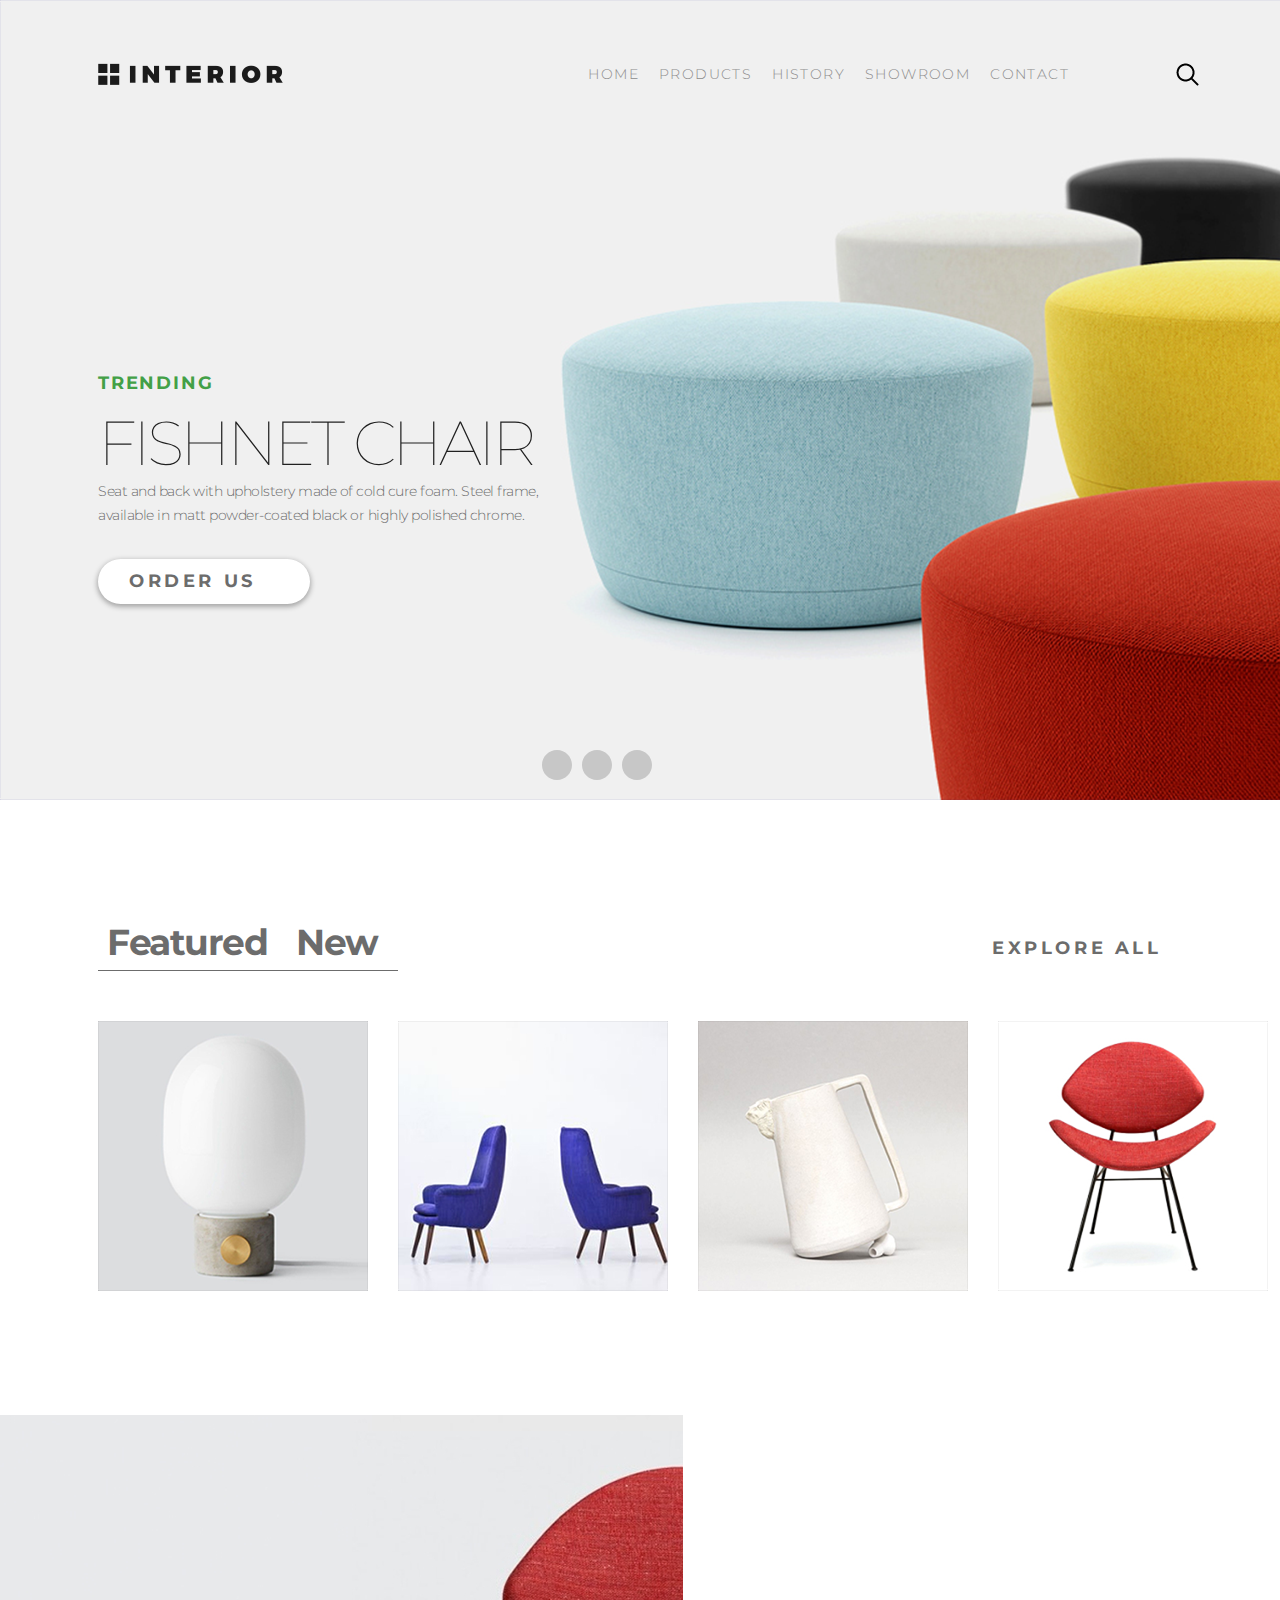
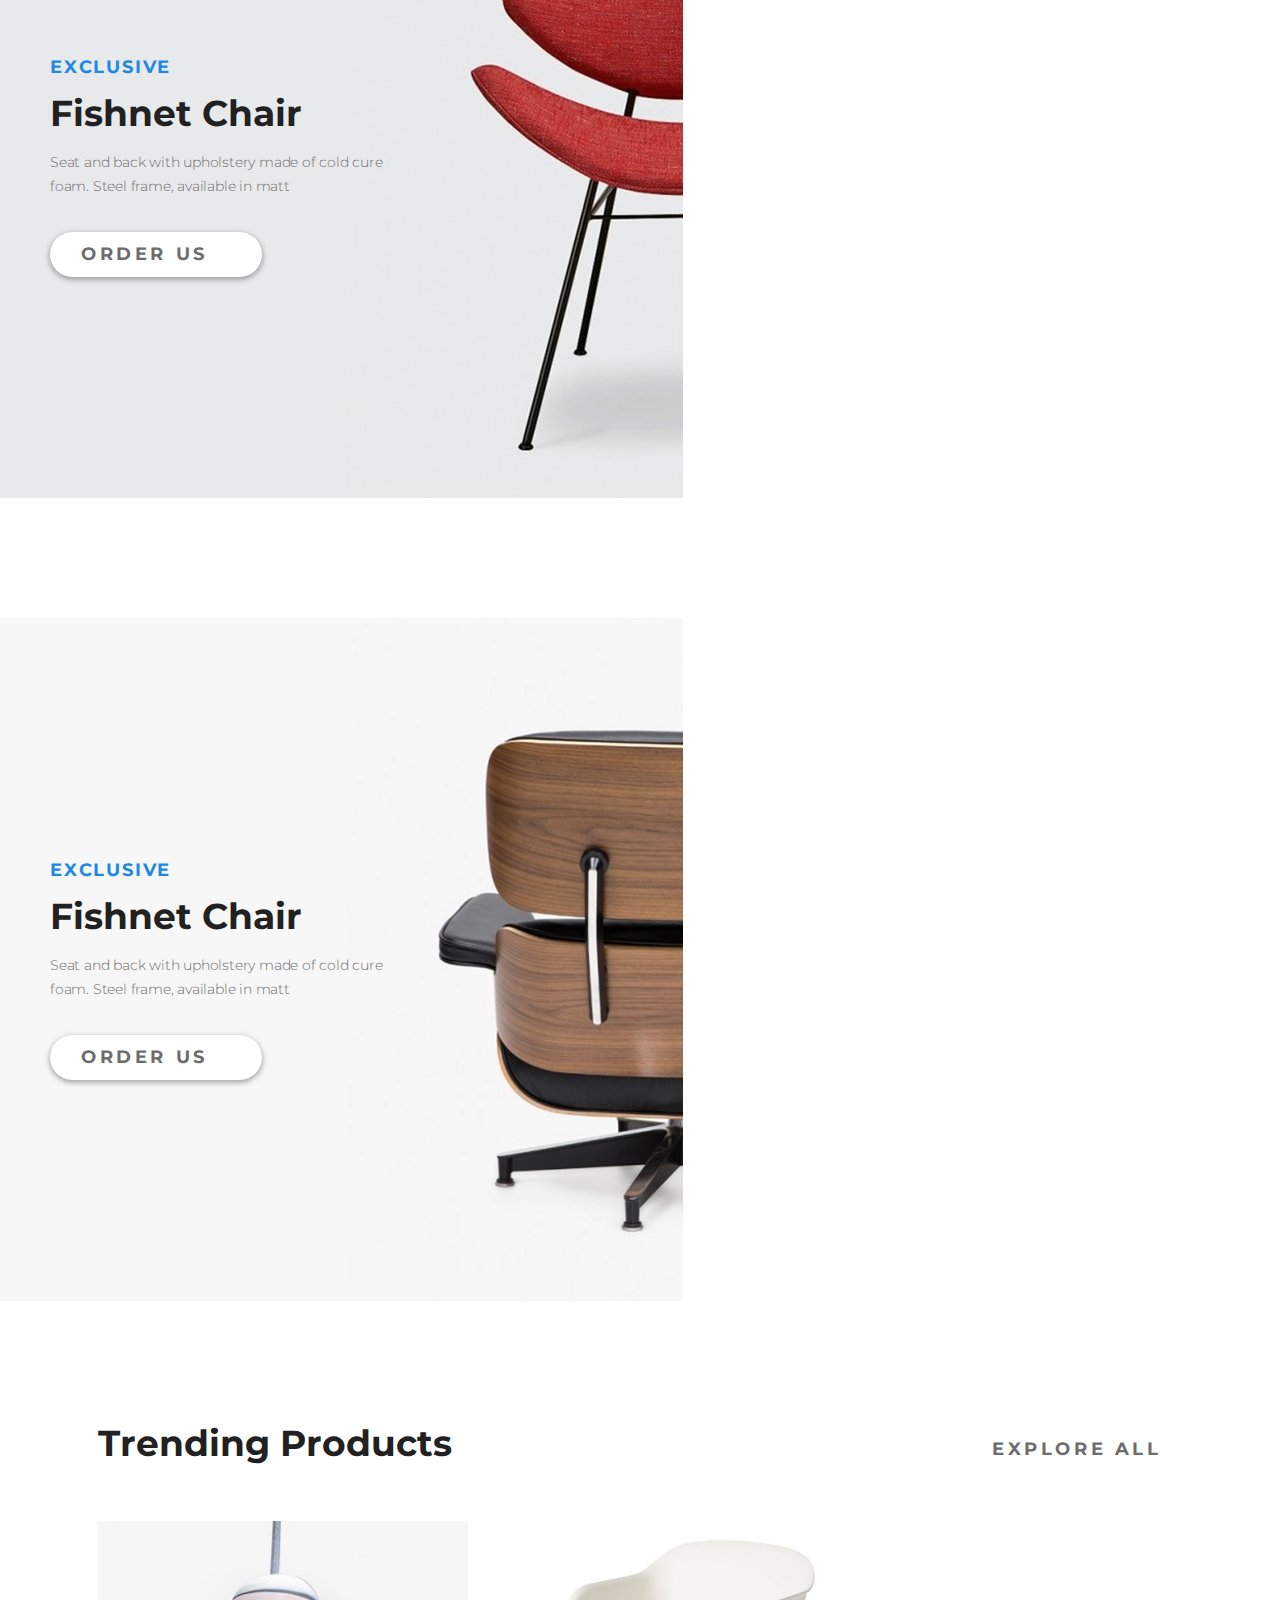
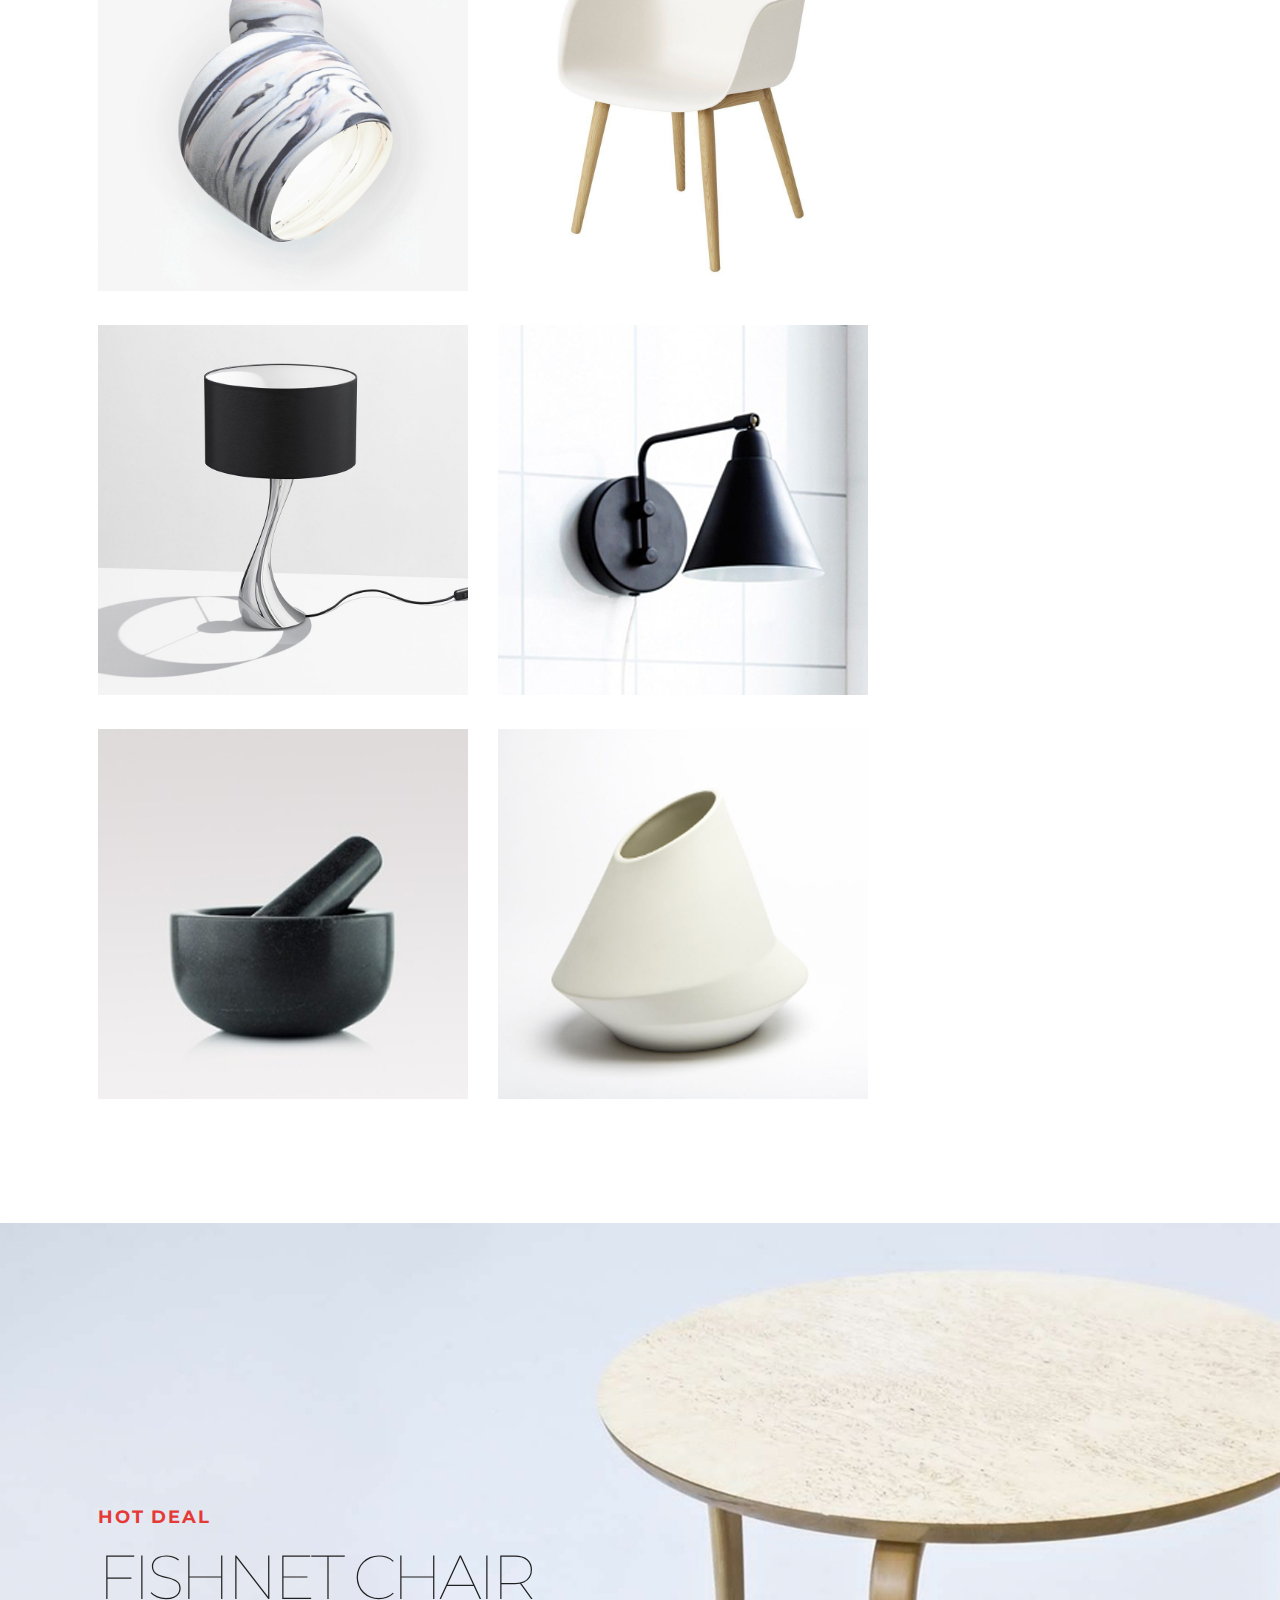
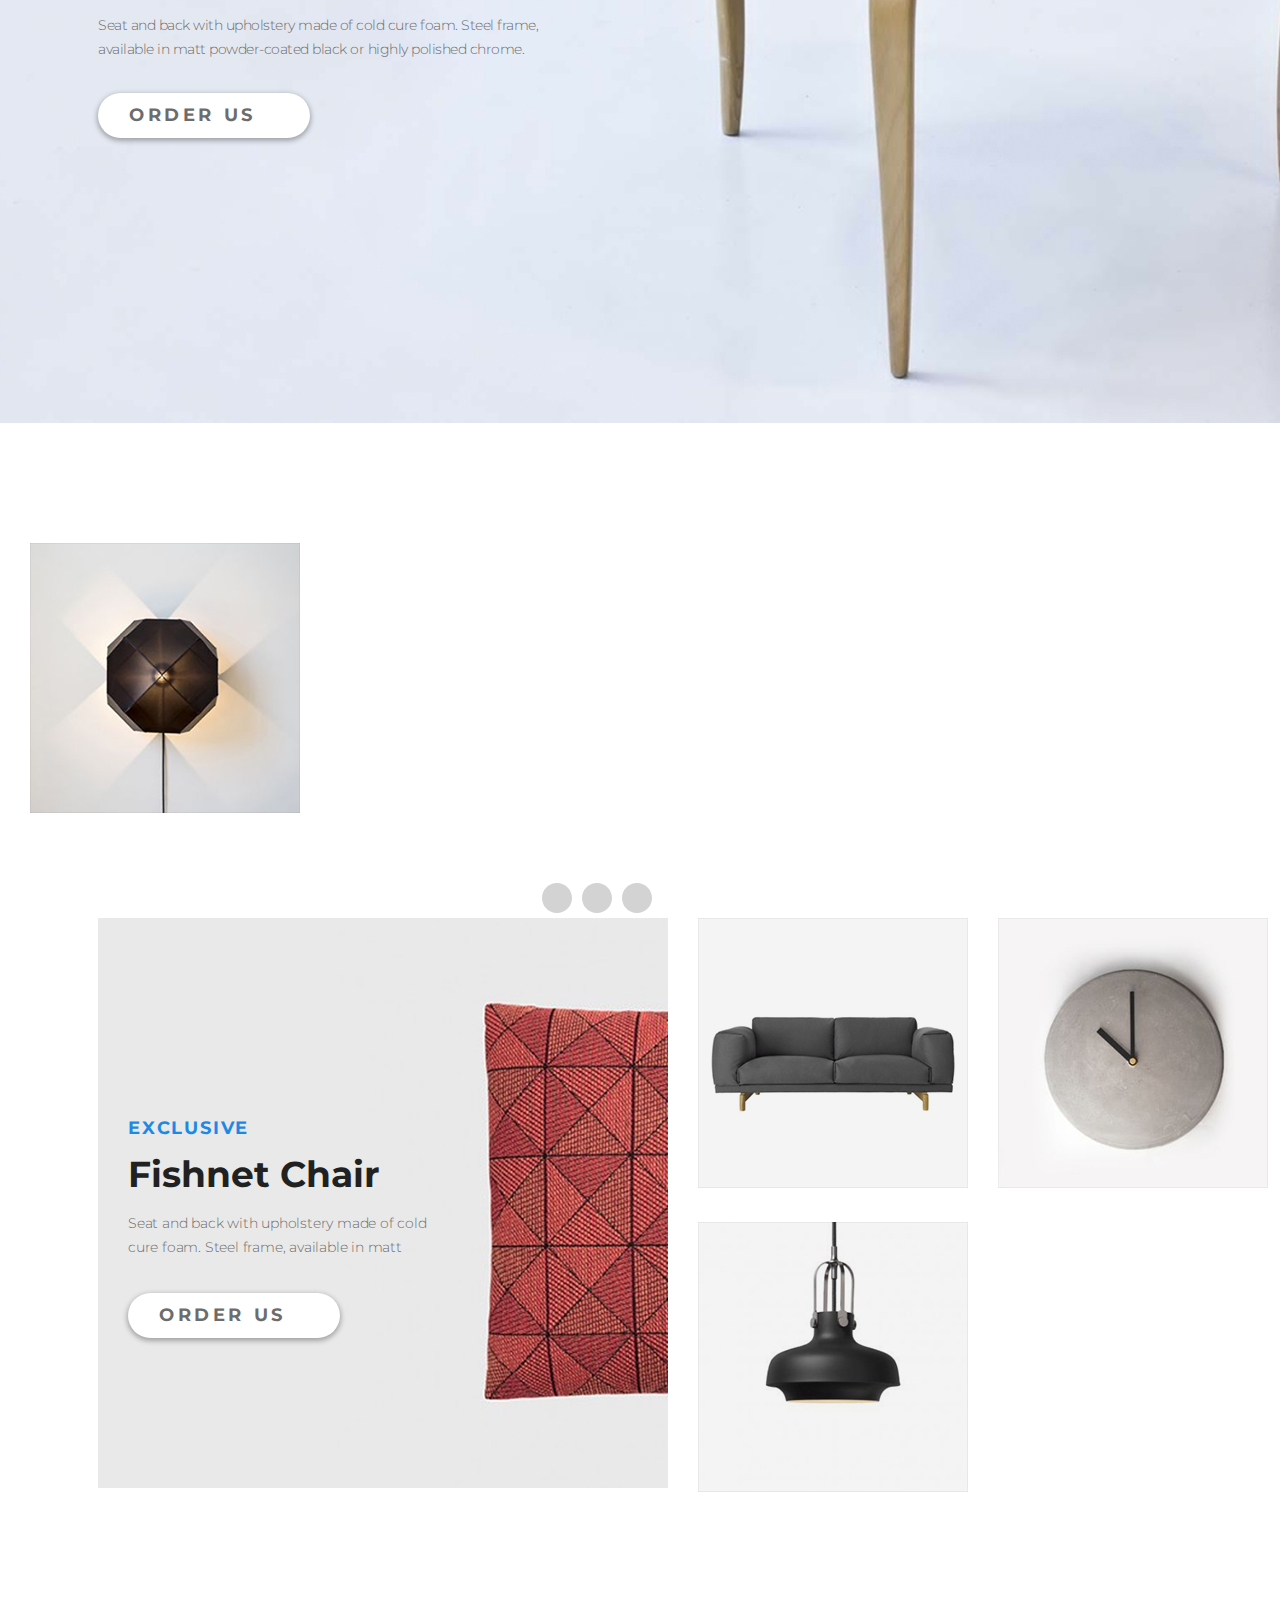
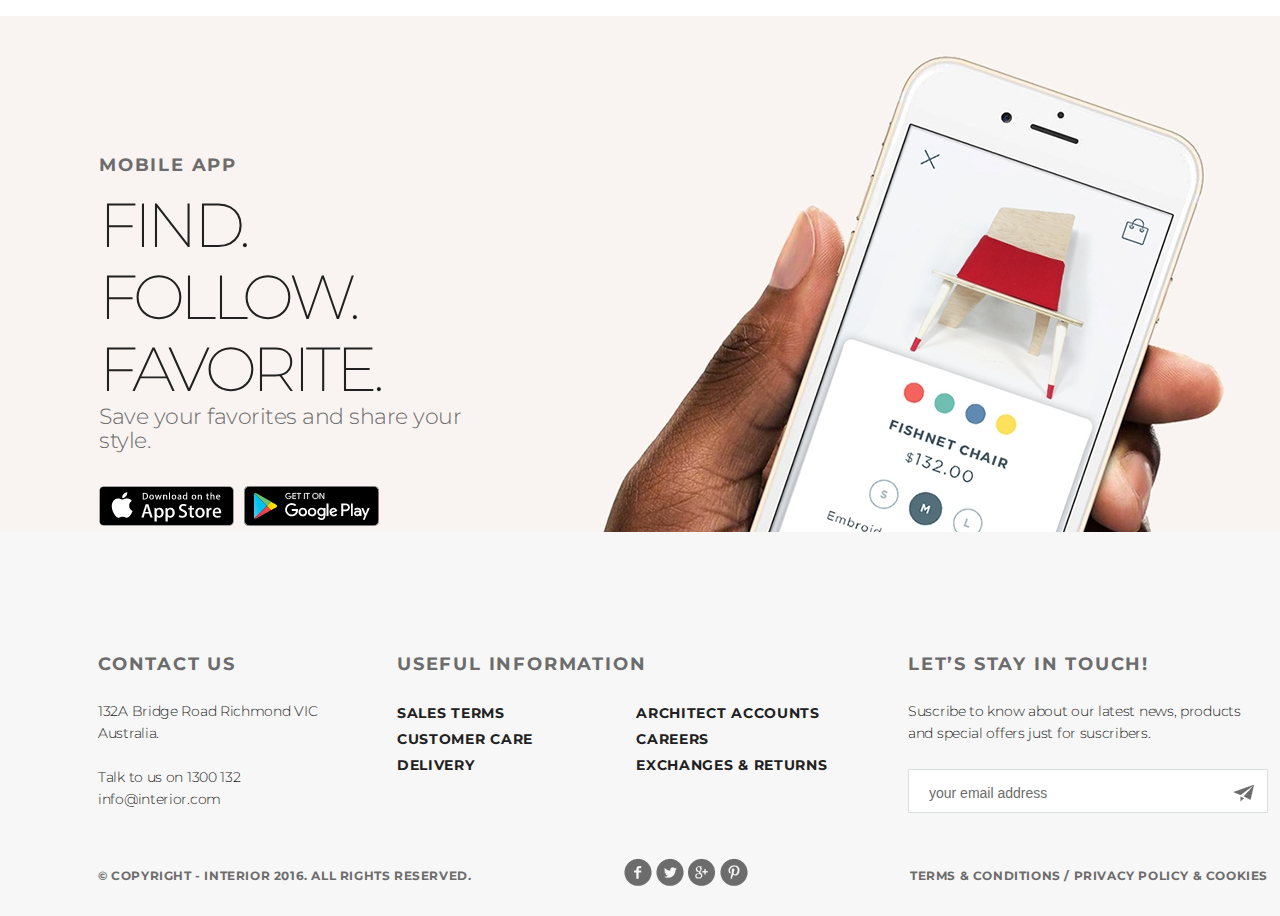
<file: index.html>
<!DOCTYPE html>
<html lang="en">
<head>
    <meta charset="UTF-8">
    <title>HOME</title>
    <link rel="stylesheet" href="css/style.css">
</head>

<body>
    <div class="container">
        <div class="header">
            <a href="#"><img class="logo" src="img/logo.png" alt="logo"></a>
            <ul class="menu">
                <li><a href="#">HOME</a></li>
                <li><a href="products.html">PRODUCTS</a></li>
                <li><a href="#">HISTORY</a></li>
                <li><a href="#">SHOWROOM</a></li>
                <li><a href="contact.html">CONTACT</a></li>
            </ul>
            <a href="#" style="position: absolute; margin-left: 893px; margin-top: 63px;"><img src="img/search.png" alt="search"></a>
            <div class="text">
                <p class="trending">TRENDING</p>
                <p class="fishnet">Fishnet Chair</p>
                <p>Seat and back with upholstery made of cold cure foam. Steel frame, available in matt powder-coated black
                    or highly polished chrome.</p>
                <a class="orderUs" href="productCard.html"><span class="a">Order Us</span></a>
            </div>
            <ul class="navi">
                <li class="navi1"></li>
                <li class="navi2"></li>
                <li class="navi3"></li>
            </ul>
        </div>

        <ul class="tabControl">
            <li><a href="#">Featured</a></li>
            <li><a href="#">New</a></li>
        </ul>

        <div class="exploreAll"><a href="products.html">explore all</a></div>
        
        <div class="productLine">
            <div class="product" style="background-image: url(img/product-1.png)">
               <div class="productInfo">
                    <a href="#" class="pump"></a>
                    <h3>Fishnet Chair</h3>
                    <p>Seat and back with upholstery made of cold cure foam</p>
                </div>
            </div><div class="product" style="background-image: url(img/product-2.png)">
               <div class="productInfo">
                    <a href="#" class="pump"></a>
                    <h3>Fishnet Chair</h3>
                    <p>Seat and back with upholstery made of cold cure foam</p>
                </div>
            </div><div class="product" style="background-image: url(img/product-3.png)">
               <div class="productInfo">
                    <a href="#" class="pump"></a>
                    <h3>Fishnet Chair</h3>
                    <p>Seat and back with upholstery made of cold cure foam</p>
                </div>
            </div><div class="product" style="background-image: url(img/product-4.png); margin-right: 0">
               <div class="productInfo">
                    <a href="#" class="pump"></a>
                    <h3>Fishnet Chair</h3>
                    <p>Seat and back with upholstery made of cold cure foam</p>
                </div>
            </div>
        </div>
        
<div class="exclusive" style="background-image: url(img/promo-img1.jpg)">
    <div class="textEx">
        <p class="ex">exclusive</p>
        <p class="fishCh">Fishnet Chair</p>
        <p class="textE">Seat and back with upholstery made of cold cure foam. Steel frame, available in matt</p>
        <a class="orderUs" href="productCard.html"><span class="a">Order Us</span></a>
    </div>
</div><div class="exclusive" style="background-image: url(img/promo-img.jpg)">
        <div class="textEx">
        <p class="ex">exclusive</p>
        <p class="fishCh">Fishnet Chair</p>
        <p class="textE">Seat and back with upholstery made of cold cure foam. Steel frame, available in matt</p>
        <a class="orderUs" href="productCard.html"><span class="a">Order Us</span></a>
    </div>
</div>
   
   <div class="clearFix"></div>
   <h2 class="trendProduct">Trending Products</h2>
   <div class="exploreAll"><a href="products.html">explore all</a></div>
    
    
    <div class="productBig"><img src="img/product-11.png" alt=""><img src="img/product-21.png" alt=""><img src="img/product-31.png" alt=""><img src="img/product-41.png" alt=""><img src="img/product-5.png" alt=""><img src="img/product-6.png" alt=""></div>
    
    <div class="slider">
        <div class="text" style="float: left">
                <p class="trending" style="color: #e53935">Hot deal</p>
                <p class="fishnet">Fishnet Chair</p>
                <p>Seat and back with upholstery made of cold cure foam. Steel frame, available in matt powder-coated black
                    or highly polished chrome.</p>
                <a class="orderUs" href="productCard.html"><span class="a">Order Us</span></a>
            </div>
            <div class="navi" style="margin-top: 740px">
                <div class="navi1"></div>
                <div class="navi2"></div>
                <div class="navi3"></div>
            </div>
    </div>
    
    <div class="exclusiveMini">
        <div class="textEx" style="width: 332px; margin-left: 30px; margin-top: 186px">
        <p class="ex">exclusive</p>
        <p class="fishCh">Fishnet Chair</p>
        <p class="textE">Seat and back with upholstery made of cold cure foam. Steel frame, available in matt</p>
        <a class="orderUs" href="productCard.html"><span class="a">Order Us</span></a>
    </div>
    </div>
    
    <img src="img/product-2-sm.png" alt="" class="exclusiveMini_block"><img src="img/product-3-sm.png" alt="" class="exclusiveMini_block"><img src="img/product-4-sm.png" alt="" class="exclusiveMini_block"><img src="img/product-5-sm.png" alt="" class="exclusiveMini_block">
    
    <div class="mobileApp">
        <div class="textMobile">
           <p class="mobApp">mobile app</p>
            <p class="FFF">Find. Follow. Favorite.</p>
            <p>Save your favorites and share your style.</p>
            <a href="#" class="store"><img src="img/app-store.png" alt="app-store"></a><a href="#" class="store"><img src="img/google-play.png" alt="google-play"></a>
        </div>
    </div>
          <div class="clr"></div>
    </div>

       <div class="footer">
        <div class="contact">
            <p class="footerH">Contact Us</p>
            <p class="footerText">132A Bridge Road Richmond VIC Australia.<br><br>Talk to us on 1300 132 info@interior.com</p>
        </div>
        
        <div class="usefulInf">
            <p class="footerH">Useful Information</p>
            <ul class="footerCol">
                <li><a href="#">Sales terms</a></li>
                <li><a href="#">Customer care</a></li>
                <li><a href="#">Delivery</a></li>
            </ul>
            <ul class="footerCol" style="margin-right: 0">
                <li><a href="#">Architect accounts</a></li>
                <li><a href="#">Careers</a></li>
                <li><a href="#">Exchanges & returns</a></li></ul>
        </div>
        
        <div class="letsStay">
            <p class="footerH">Let’s Stay in Touch!</p>
            <p class="footerText">Suscribe to know about our latest news, products and special offers just for suscribers.</p>
            <form action="#" class="email"><input type="email" placeholder="your email address">
            <input type="image" alt="plane" src="img/paper-plane.png" title="Отправить"></form>
        </div>
        
        <p class="copyR">© Copyright - INTERIOR 2016. All Rights Reserved.</p>
        
        <div class="socialIco">
        <a class="social" href="https://ru-ru.facebook.com/"><img src="img/facebook.png" alt="facebook"></a>
        <a class="social" href="https://twitter.com"><img src="img/twitter.png" alt="twitter"></a>
        <a class="social" href="https://plus.google.com"><img src="img/google+.png" alt="google+"></a>
        <a class="social" href="https://www.pinterest.ru/"><img src="img/pinterest.png" alt="pinterest"></a>
        </div>
        <p class="termsCookies1">
            <a class="termsCookies" href="#">Terms & Conditions</a>  /  <a class="termsCookies" href="#">Privacy policy & Cookies</a></p>
    </div>
</body>
</html>
</file>
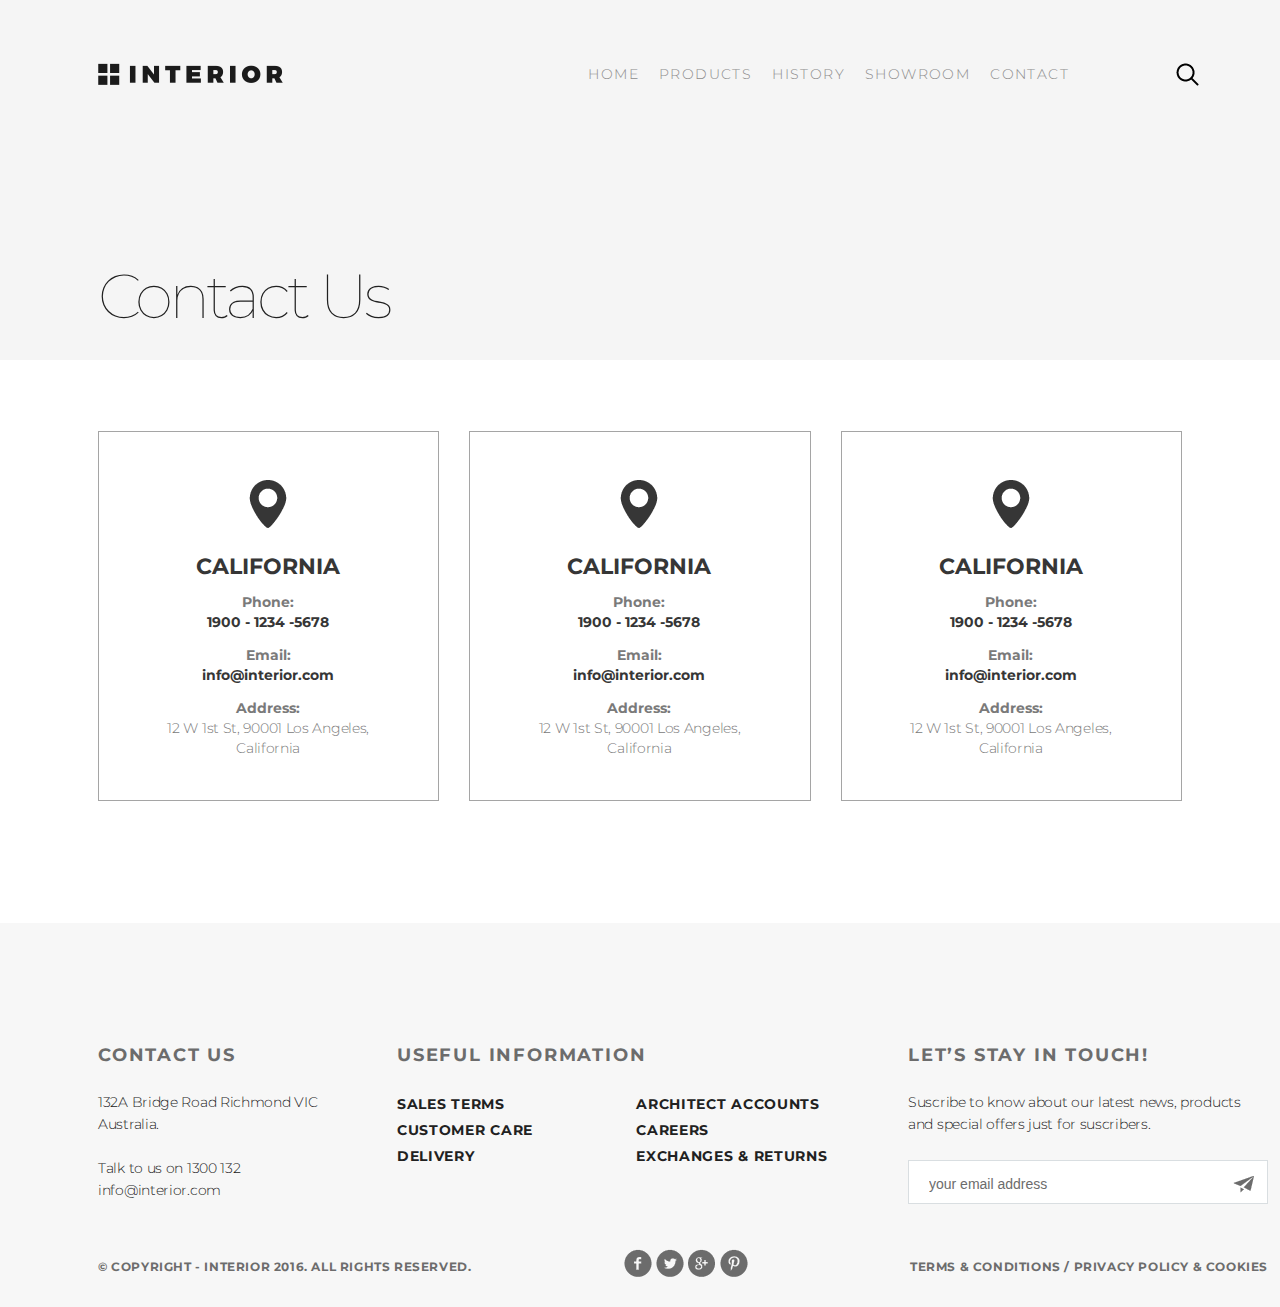
<file: contact.html>
<!DOCTYPE html>
<html lang="en">

<head>
    <meta charset="UTF-8">
    <title>CONTACT US</title>
    <link rel="stylesheet" href="css/style.css">
</head>

<body>
    <div class="container">
        <div class="header" style="height: 360px; background:#f5f5f5">
            <a href="index.html"><img class="logo" src="img/logo.png" alt="logo"></a>
            <ul class="menu">
                <li><a href="index.html">HOME</a></li>
                <li><a href="products.html">PRODUCTS</a></li>
                <li><a href="#">HISTORY</a></li>
                <li><a href="#">SHOWROOM</a></li>
                <li><a href="#">CONTACT</a></li>
            </ul>
            <a href="#" style="position: absolute; margin-left: 893px; margin-top: 63px;"><img src="img/search.png" alt="search"></a>
            <p class="contactUs">Contact Us</p>
        </div>

        <div class="contactInfo">
            <div class="location">
                <img src="img/location.png" alt="location">
                <p class="city">California</p>
                <div class="phoneEmailAddress">Phone:<br>
                    <a href="tel:1900 - 1234 -5678" title="Позвонить" class="number">1900 - 1234 -5678</a>
                    Email:<br>
                    <a href="mailto:info@interior.com" title="Написать письмо" class="emailAdd">info@interior.com</a>
                    Address:<br>
                    <a href="https://yandex.ru/maps/-/CBB-uMBYHB" target="_blank" title="Перейти на карту" class="address">12 W 1st St, 90001 Los Angeles, California</a>
                </div>
            </div><div class="location">
                <img src="img/location.png" alt="location">
                <p class="city">California</p>
                <div class="phoneEmailAddress">Phone:<br>
                    <a href="tel:1900 - 1234 -5678" title="Позвонить" class="number">1900 - 1234 -5678</a>
                    Email:<br>
                    <a href="mailto:info@interior.com" title="Написать письмо" class="emailAdd">info@interior.com</a>
                    Address:<br>
                    <a href="https://yandex.ru/maps/-/CBB-uMBYHB" target="_blank" title="Перейти на карту" class="address">12 W 1st St, 90001 Los Angeles, California</a>
                </div>

            </div><div class="location" style="margin-right: 0">
                <img src="img/location.png" alt="location">
                <p class="city">California</p>
                <div class="phoneEmailAddress">Phone:<br>
                    <a href="tel:1900 - 1234 -5678" title="Позвонить" class="number">1900 - 1234 -5678</a>
                    Email:<br>
                    <a href="mailto:info@interior.com" title="Написать письмо" class="emailAdd">info@interior.com</a>
                    Address:<br>
                    <a href="https://yandex.ru/maps/-/CBB-uMBYHB" target="_blank" title="Перейти на карту" class="address">12 W 1st St, 90001 Los Angeles, California</a>
                </div>
            </div>
        </div>
        <div class="clr"></div>
    </div>
    
    <div class="footer">
            <div class="contact">
                <p class="footerH">Contact Us</p>
                <p class="footerText">132A Bridge Road Richmond VIC Australia.<br><br>Talk to us on 1300 132 info@interior.com</p>
            </div>

            <div class="usefulInf">
                <p class="footerH">Useful Information</p>
                <ul class="footerCol">
                    <li><a href="#">Sales terms</a></li>
                    <li><a href="#">Customer care</a></li>
                    <li><a href="#">Delivery</a></li>
                </ul>
                <ul class="footerCol" style="margin-right: 0">
                    <li><a href="#">Architect accounts</a></li>
                    <li><a href="#">Careers</a></li>
                    <li><a href="#">Exchanges & returns</a></li>
                </ul>
            </div>

            <div class="letsStay">
                <p class="footerH">Let’s Stay in Touch!</p>
                <p class="footerText">Suscribe to know about our latest news, products and special offers just for suscribers.</p>
                <form action="#" class="email"><input type="email" placeholder="your email address">
                    <input type="image" alt="plane" src="img/paper-plane.png" title="Отправить"></form>
            </div>

            <p class="copyR">© Copyright - INTERIOR 2016. All Rights Reserved.</p>

            <div class="socialIco">
                <a class="social" href="https://ru-ru.facebook.com/"><img src="img/facebook.png" alt="facebook"></a>
                <a class="social" href="https://twitter.com"><img src="img/twitter.png" alt="twitter"></a>
                <a class="social" href="https://plus.google.com"><img src="img/google+.png" alt="google+"></a>
                <a class="social" href="https://www.pinterest.ru/"><img src="img/pinterest.png" alt="pinterest"></a>
            </div>
            <p class="termsCookies1">
                <a class="termsCookies" href="#">Terms & Conditions</a> / <a class="termsCookies" href="#">Privacy policy & Cookies</a></p>

        </div>
</body>

</html>
</file>
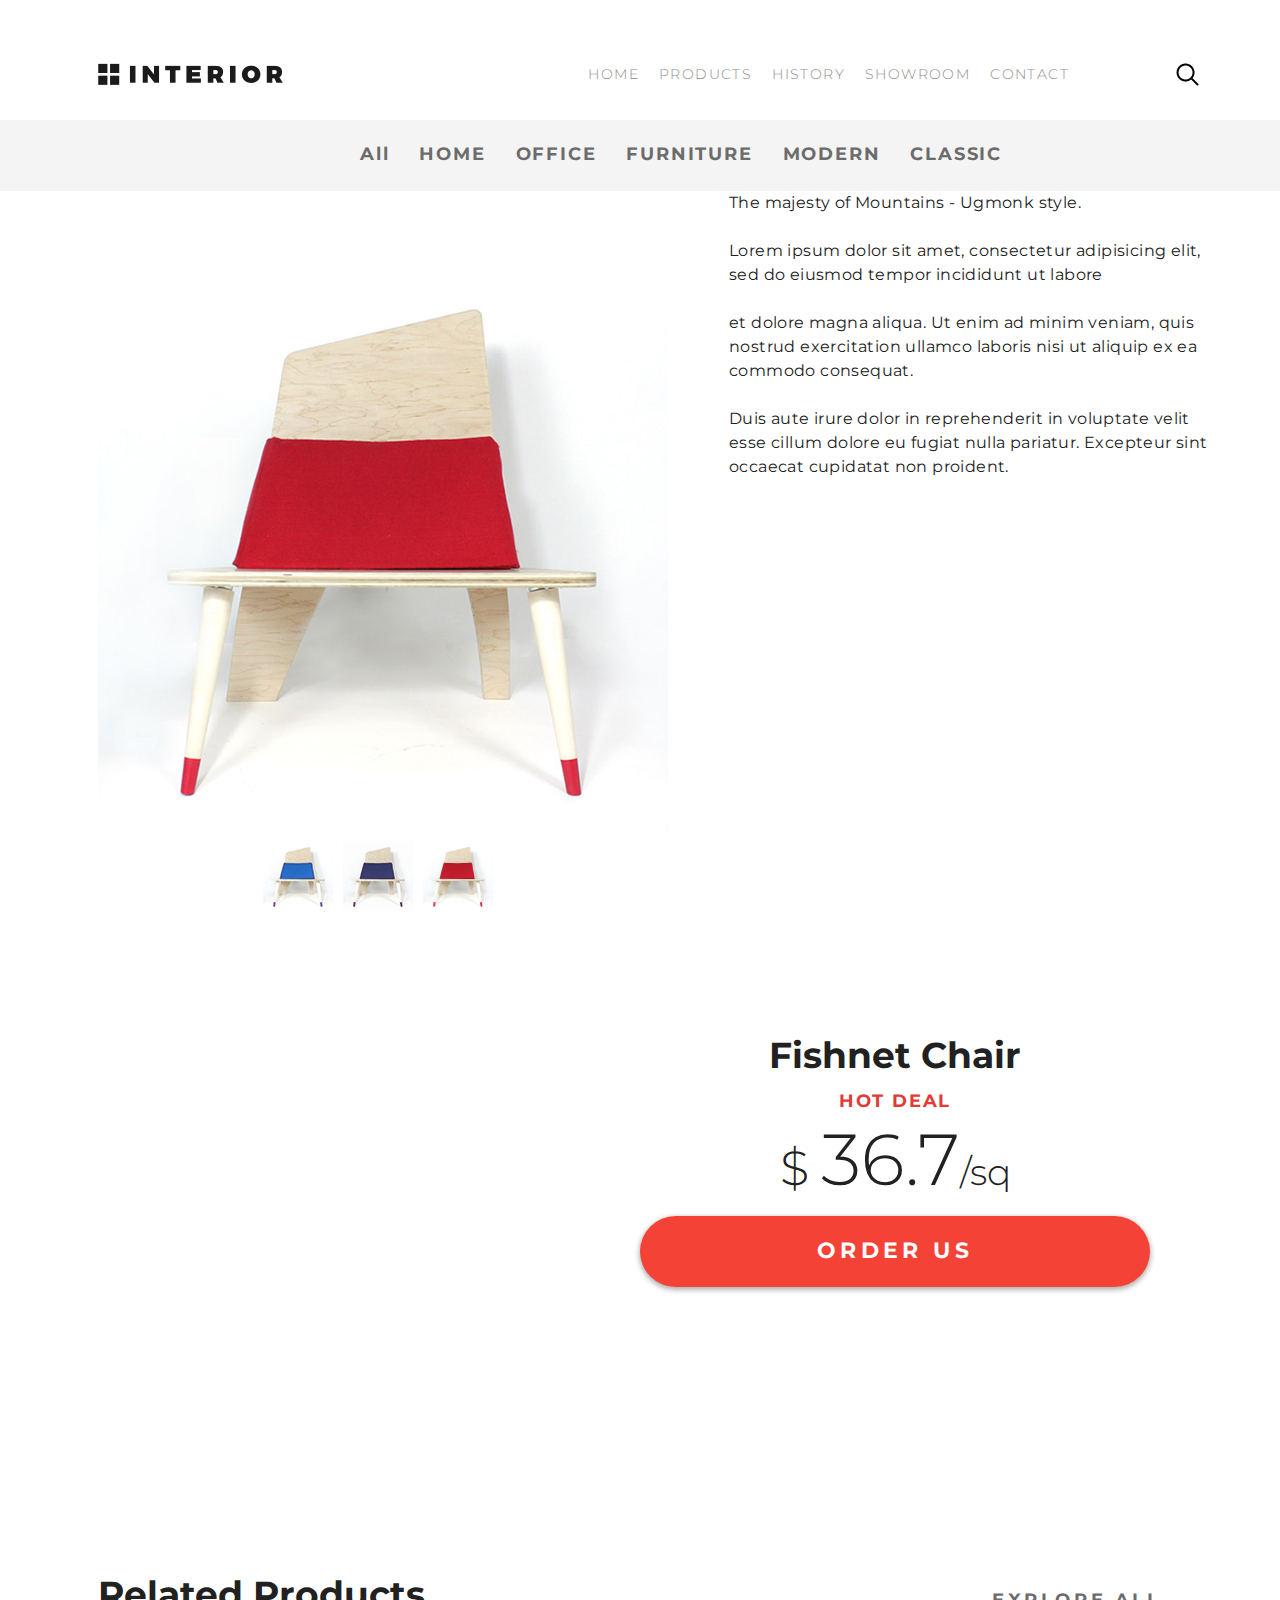
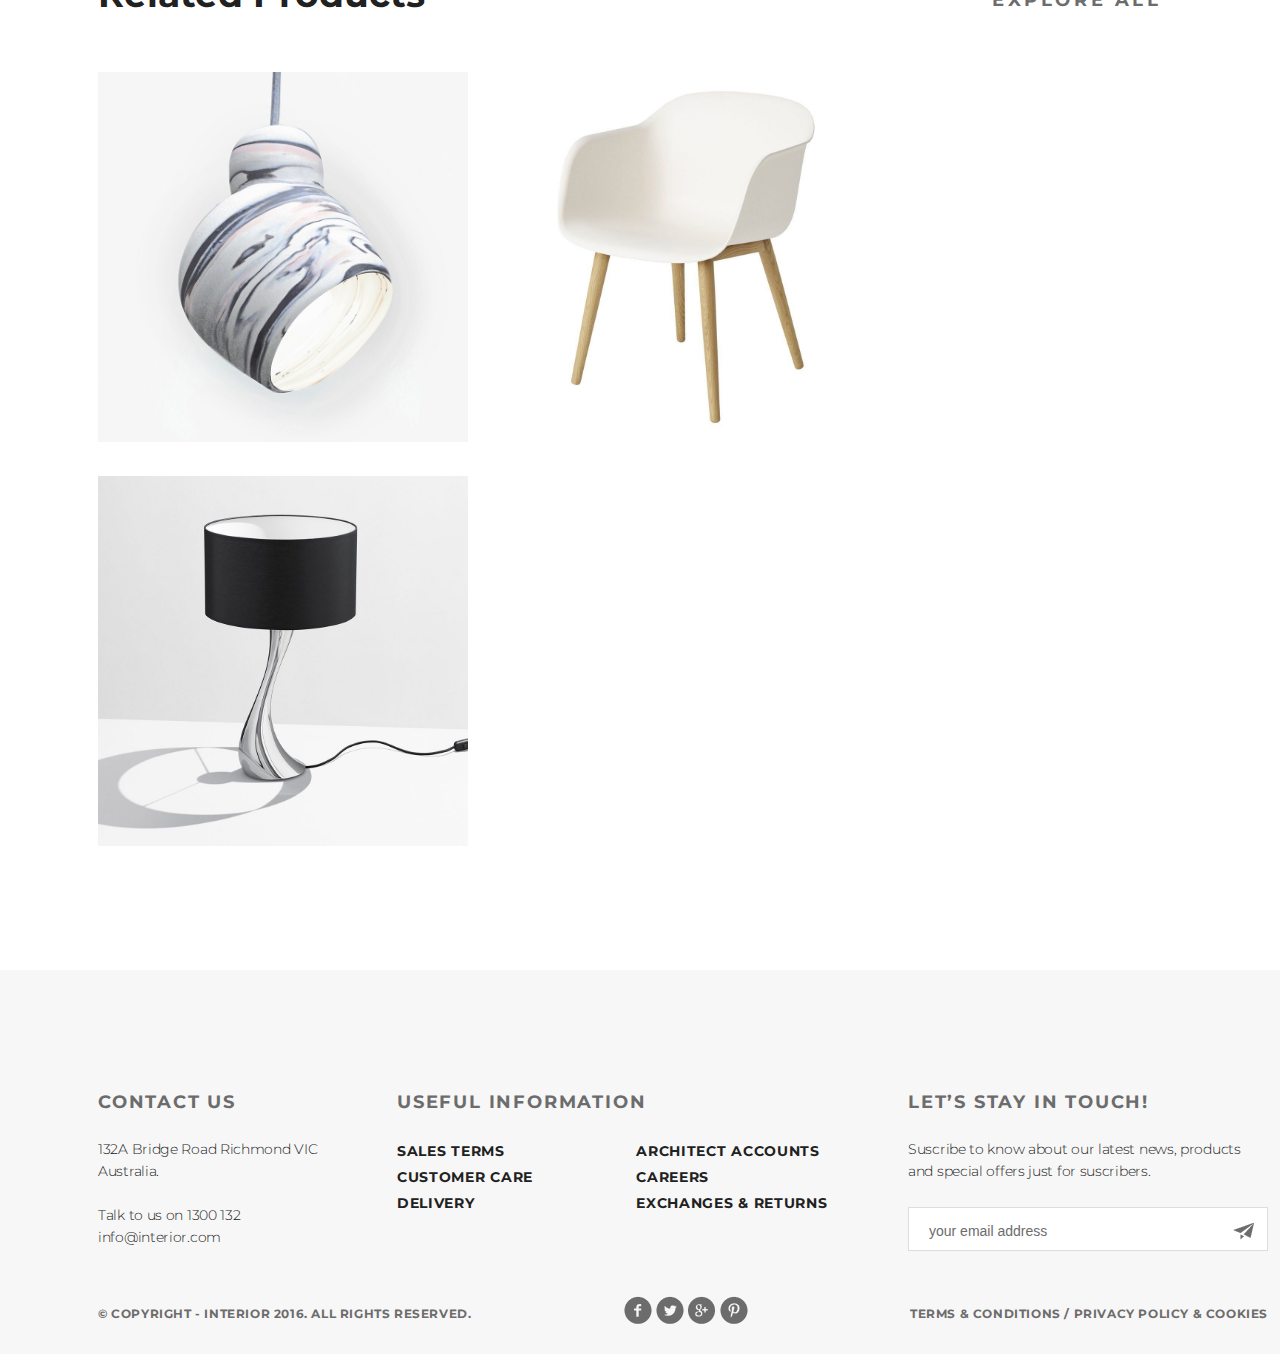
<file: productCard.html>
<!DOCTYPE html>
<html lang="en">

<head>
    <meta charset="UTF-8">
    <title>PRODUCT DETAILS</title>
    <link rel="stylesheet" href="css/style.css">
</head>

<body>
    <div class="container">
        <div class="header" style="height: 120px; background:#fff">
            <a href="index.html"><img class="logo" src="img/logo.png" alt="logo"></a>
            <ul class="menu">
                <li><a href="index.html">HOME</a></li>
                <li><a href="products.html">PRODUCTS</a></li>
                <li><a href="#">HISTORY</a></li>
                <li><a href="#">SHOWROOM</a></li>
                <li><a href="contact.html">CONTACT</a></li>
            </ul>
            <a href="#" style="position: absolute; margin-left: 893px; margin-top: 63px;"><img src="img/search.png" alt="search"></a>
        </div>
        <div class="menuSub">
            <ul class="tabControlProductsCard">
                <li><a href="#">All</a></li>
                <li><a href="#">HOME</a></li>
                <li><a href="#">OFFICE</a></li>
                <li><a href="#">FURNITURE</a></li>
                <li><a href="#">MODERN</a></li>
                <li><a href="#">CLASSIC</a></li>
            </ul>
        </div>

        <div class="productAction">
            <div class="productCard"></div>
            <img src="img/chairBlueMini.png" class="productCardMini"><img src="img/chairDarkBlueMini.png" class="productCardMini"><img src="img/chairRedMini.png" class="productCardMini">
        </div>
        <div class="textCard">
            <p class="fishH">Fishnet Chair</p>
            <p class="hotCard">Hot Deal</p>
            <p class="price"><span class="priceDol">$ </span><span class="priceCh">36.7</span>/sq</p>
            <a class="orderUsCard" href="#"><span class="a">Order Us</span></a>
        </div>
        <div class="textDesc">The majesty of Mountains - Ugmonk style. <br><br>
            Lorem ipsum dolor sit amet, consectetur adipisicing elit, sed do eiusmod tempor incididunt ut labore<br><br>
            et dolore magna aliqua. Ut enim ad minim veniam, quis nostrud exercitation ullamco laboris nisi ut aliquip ex ea commodo consequat.<br><br>
            Duis aute irure dolor in reprehenderit in voluptate velit esse cillum dolore eu fugiat nulla pariatur. Excepteur sint occaecat cupidatat non proident.</div>

        <div class="clr" style="height: 245px"></div>
        
        <h2 class="trendProduct">Related Products</h2>
        <div class="exploreAll"><a href="products.html">explore all</a></div>
        <div class="productBig"><img src="img/product-11.png" alt=""><img src="img/product-21.png" alt=""><img src="img/product-31.png" alt=""></div>
        <div class="clr"></div>
    </div>
    <div class="footer">
        <div class="contact">
            <p class="footerH">Contact Us</p>
            <p class="footerText">132A Bridge Road Richmond VIC Australia.<br><br>Talk to us on 1300 132 info@interior.com</p>
        </div>

        <div class="usefulInf">
            <p class="footerH">Useful Information</p>
            <ul class="footerCol">
                <li><a href="#">Sales terms</a></li>
                <li><a href="#">Customer care</a></li>
                <li><a href="#">Delivery</a></li>
            </ul>
            <ul class="footerCol" style="margin-right: 0">
                <li><a href="#">Architect accounts</a></li>
                <li><a href="#">Careers</a></li>
                <li><a href="#">Exchanges & returns</a></li>
            </ul>
        </div>

        <div class="letsStay">
            <p class="footerH">Let’s Stay in Touch!</p>
            <p class="footerText">Suscribe to know about our latest news, products and special offers just for suscribers.</p>
            <form action="#" class="email"><input type="email" placeholder="your email address">
                <input type="image" alt="plane" src="img/paper-plane.png" title="Отправить"></form>
        </div>

        <p class="copyR">© Copyright - INTERIOR 2016. All Rights Reserved.</p>

        <div class="socialIco">
            <a class="social" href="https://ru-ru.facebook.com/"><img src="img/facebook.png" alt="facebook"></a>
            <a class="social" href="https://twitter.com"><img src="img/twitter.png" alt="twitter"></a>
            <a class="social" href="https://plus.google.com"><img src="img/google+.png" alt="google+"></a>
            <a class="social" href="https://www.pinterest.ru/"><img src="img/pinterest.png" alt="pinterest"></a>
        </div>
        <p class="termsCookies1">
            <a class="termsCookies" href="#">Terms & Conditions</a> / <a class="termsCookies" href="#">Privacy policy & Cookies</a></p>
    </div>
</body>

</html>
</file>
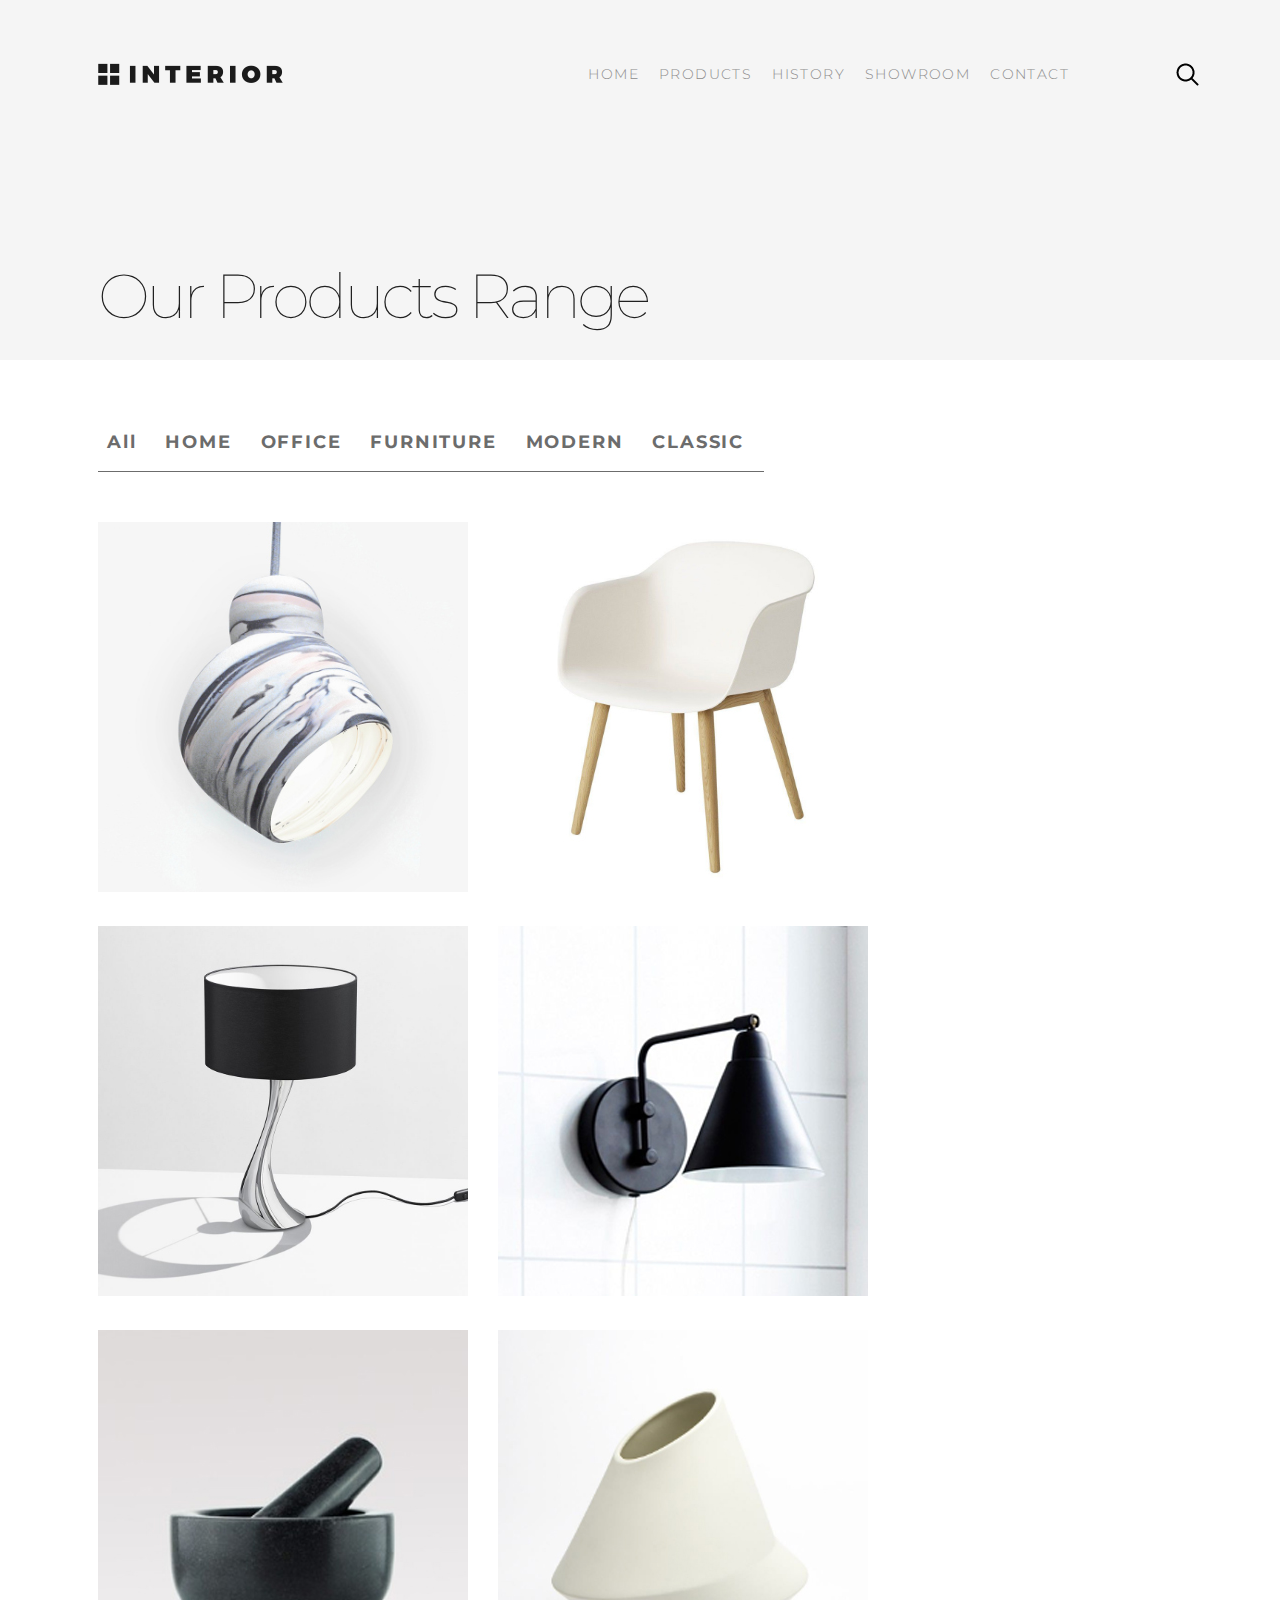
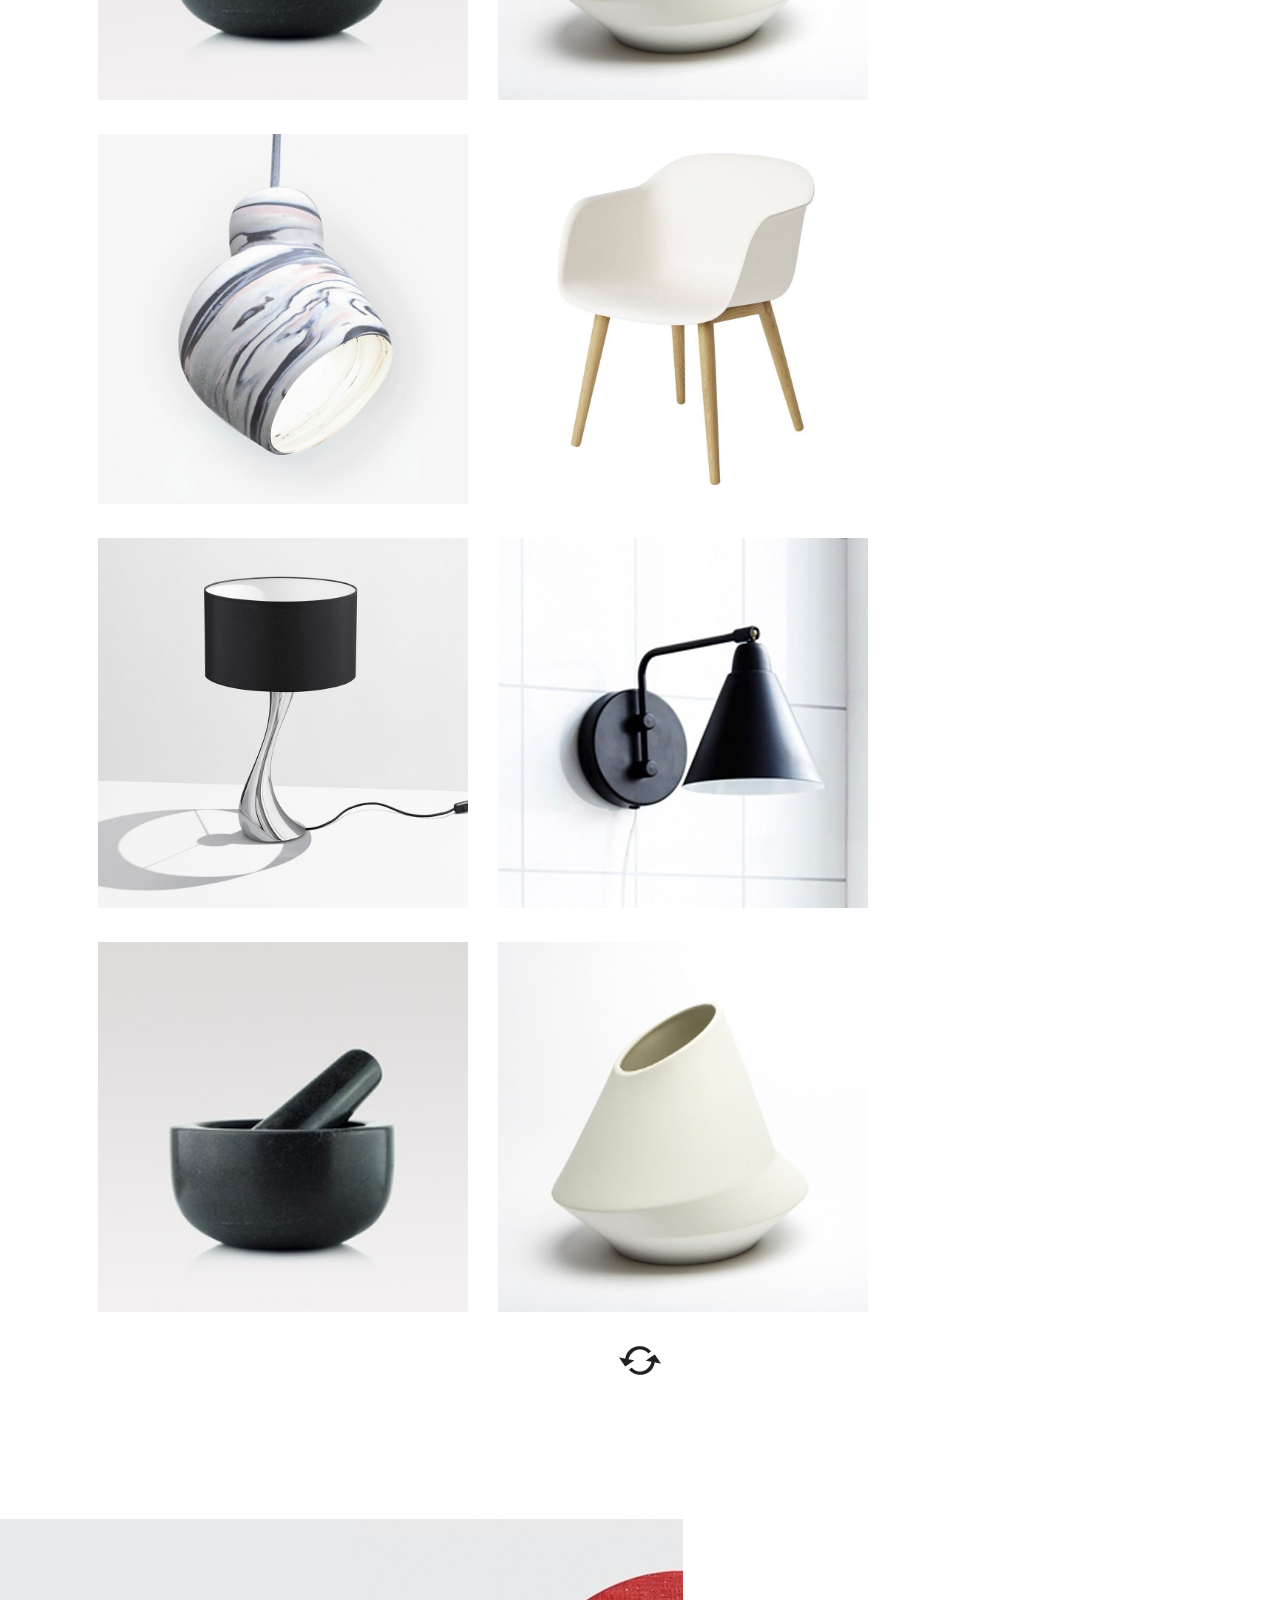
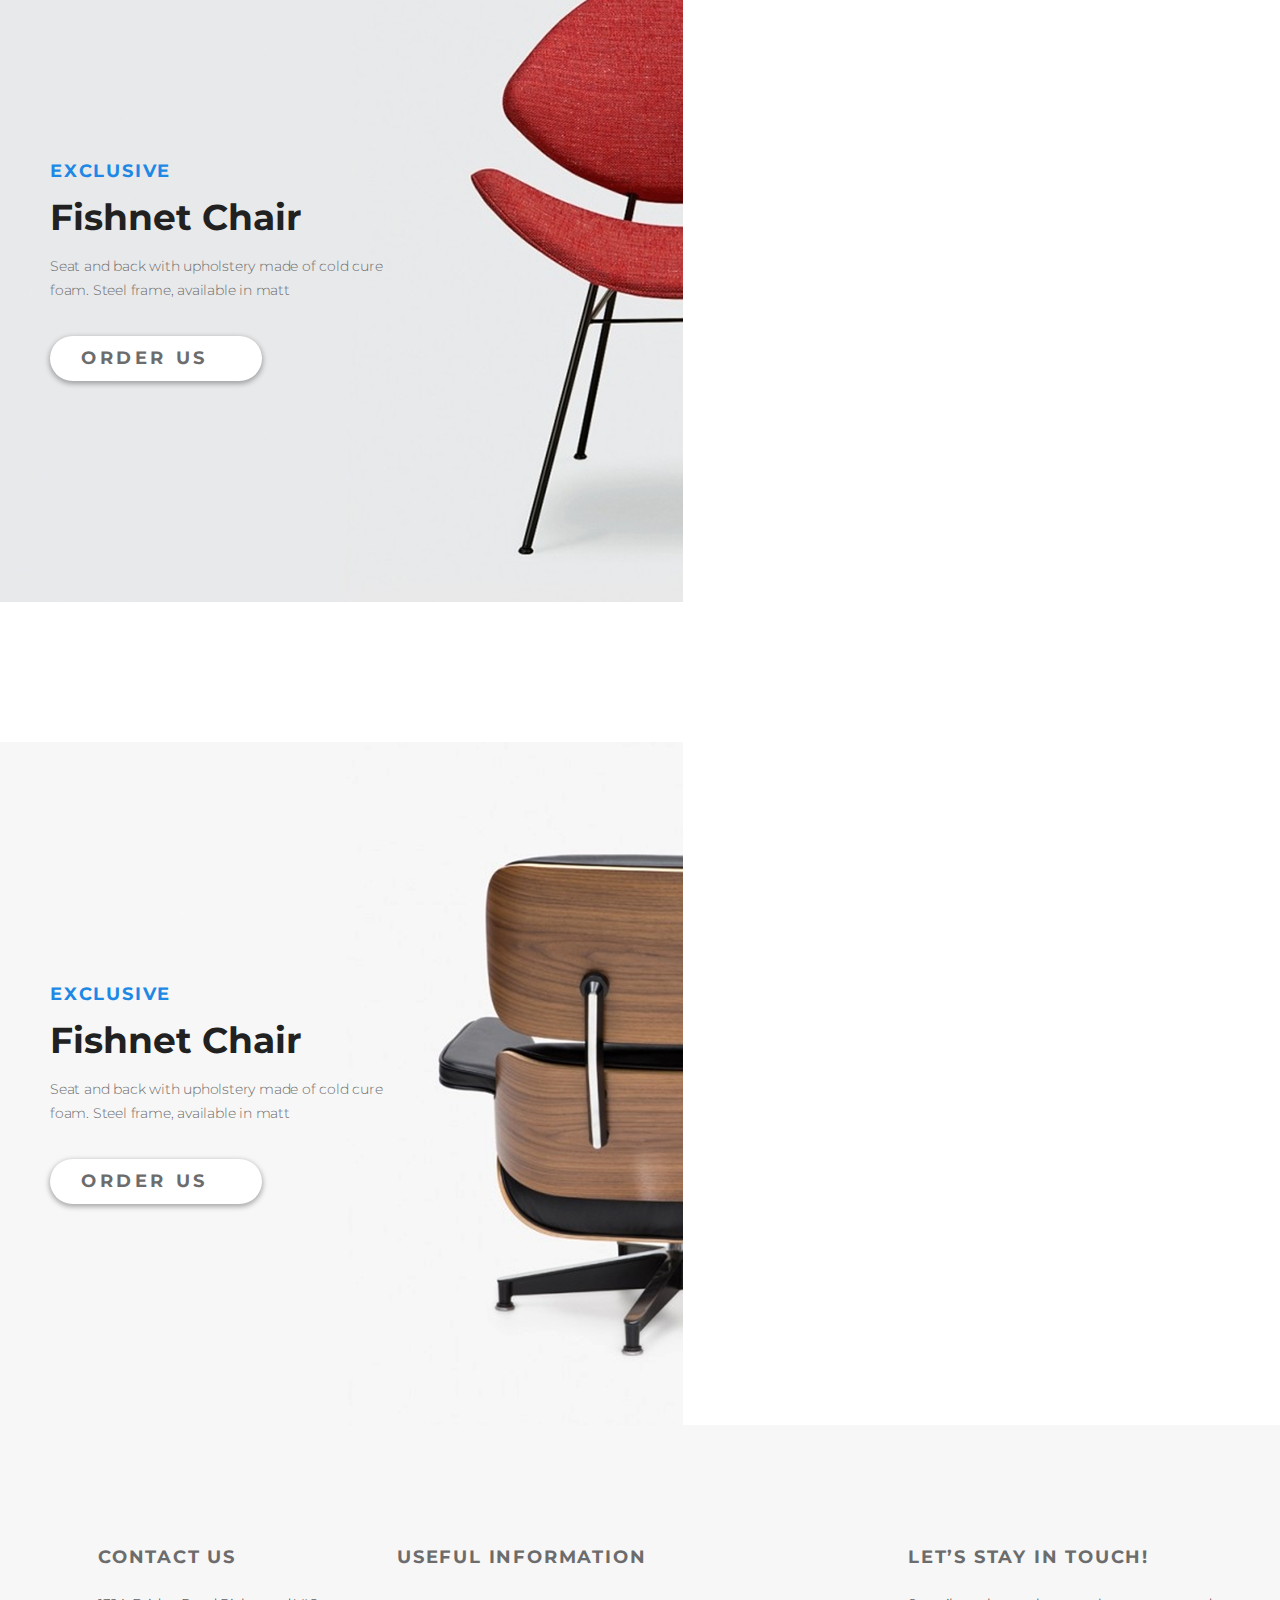
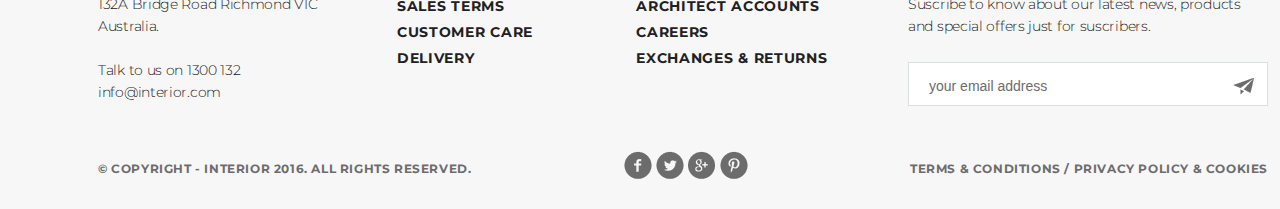
<file: products.html>
<!DOCTYPE html>
<html lang="en">

<head>
    <meta charset="UTF-8">
    <title>PRODUCTS</title>
    <link rel="stylesheet" href="css/style.css">
</head>

<body>
    <div class="container">
        <div class="header" style="height: 360px; background:#f5f5f5">
            <a href="index.html"><img class="logo" src="img/logo.png" alt="logo"></a>
            <ul class="menu">
                <li><a href="index.html">HOME</a></li>
                <li><a href="#">PRODUCTS</a></li>
                <li><a href="#">HISTORY</a></li>
                <li><a href="#">SHOWROOM</a></li>
                <li><a href="contact.html">CONTACT</a></li>
            </ul>
            <a href="#" style="position: absolute; margin-left: 893px; margin-top: 63px;"><img src="img/search.png" alt="search"></a>
            <p class="contactUs">Our Products Range</p>
        </div>

        <ul class="tabControlProducts">
            <li><a href="#">All</a></li>
            <li><a href="#">HOME</a></li>
            <li><a href="#">OFFICE</a></li>
            <li><a href="#">FURNITURE</a></li>
            <li><a href="#">MODERN</a></li>
            <li><a href="#">CLASSIC</a></li>
        </ul>

            <div class="productSlide"><img src="img/product-11.png" alt=""><img src="img/product-21.png" alt=""><img src="img/product-31.png" alt=""><img src="img/product-41.png" alt=""><img src="img/product-5.png" alt=""><img src="img/product-6.png" alt=""><img src="img/product-11.png" alt=""><img src="img/product-21.png" alt=""><img src="img/product-31.png" alt=""><img src="img/product-41.png" alt=""><img src="img/product-5.png" alt=""><img src="img/product-6.png" alt=""></div>
            
        <div class="load">
         <input type="checkbox" id="hd-1" class="hide"/>
        <label for="hd-1" ><img src="img/load.png" alt="load"></label>
        <div class="products">
            <div class="productSlide"><img src="img/product-11.png" alt=""><img src="img/product-21.png" alt=""><img src="img/product-31.png" alt=""><img src="img/product-41.png" alt=""><img src="img/product-5.png" alt=""><img src="img/product-6.png" alt=""><img src="img/product-11.png" alt=""><img src="img/product-21.png" alt=""><img src="img/product-31.png" alt=""><img src="img/product-41.png" alt=""><img src="img/product-5.png" alt=""><img src="img/product-6.png" alt=""></div>
        </div>
                </div>

        <div class="exclusive" style="background-image: url(img/promo-img1.jpg);margin-top: 140px;margin-bottom: 0">
            <div class="textEx">
                <p class="ex">exclusive</p>
                <p class="fishCh">Fishnet Chair</p>
                <p class="textE">Seat and back with upholstery made of cold cure foam. Steel frame, available in matt</p>
                <a class="orderUs" href="productCard.html"><span class="a">Order Us</span></a>
            </div>
        </div><div class="exclusive" style="background-image: url(img/promo-img.jpg);margin-top: 140px;margin-bottom: 0">
            <div class="textEx">
                <p class="ex">exclusive</p>
                <p class="fishCh">Fishnet Chair</p>
                <p class="textE">Seat and back with upholstery made of cold cure foam. Steel frame, available in matt</p>
                <a class="orderUs" href="productCard.html"><span class="a">Order Us</span></a>
            </div>
        </div><div class="clr"></div>
    </div><div class="footer">
        <div class="contact">
            <p class="footerH">Contact Us</p>
            <p class="footerText">132A Bridge Road Richmond VIC Australia.<br><br>Talk to us on 1300 132 info@interior.com</p>
        </div>

        <div class="usefulInf">
            <p class="footerH">Useful Information</p>
            <ul class="footerCol">
                <li><a href="#">Sales terms</a></li>
                <li><a href="#">Customer care</a></li>
                <li><a href="#">Delivery</a></li>
            </ul>
            <ul class="footerCol" style="margin-right: 0">
                <li><a href="#">Architect accounts</a></li>
                <li><a href="#">Careers</a></li>
                <li><a href="#">Exchanges & returns</a></li>
            </ul>
        </div>

        <div class="letsStay">
            <p class="footerH">Let’s Stay in Touch!</p>
            <p class="footerText">Suscribe to know about our latest news, products and special offers just for suscribers.</p>
            <form action="#" class="email"><input type="email" placeholder="your email address">
                <input type="image" alt="plane" src="img/paper-plane.png" title="Отправить"></form>
        </div>

        <p class="copyR">© Copyright - INTERIOR 2016. All Rights Reserved.</p>

        <div class="socialIco">
            <a class="social" href="https://ru-ru.facebook.com/"><img src="img/facebook.png" alt="facebook"></a>
            <a class="social" href="https://twitter.com"><img src="img/twitter.png" alt="twitter"></a>
            <a class="social" href="https://plus.google.com"><img src="img/google+.png" alt="google+"></a>
            <a class="social" href="https://www.pinterest.ru/"><img src="img/pinterest.png" alt="pinterest"></a>
        </div>
        <p class="termsCookies1">
            <a class="termsCookies" href="#">Terms & Conditions</a> / <a class="termsCookies" href="#">Privacy policy & Cookies</a></p>

    </div>
</body>

</html>
</file>
<file: css/style.css>
@import url('https://fonts.googleapis.com/css?family=Montserrat:100,300,400,700');

html,
body {
    height: 100%;
}

* {
    margin: 0;
    padding: 0;
}

body {
    font-family: 'Montserrat', sans-serif;
}

.container {
    max-width: 1366px;
    min-width: 600px;
    min-height: 100%;
    margin: 0 auto;
}

.header {
    height: 800px;
    background: url(../img/slider.png);
}

.header .logo {
    margin-top: 63px;
    margin-left: 98px;
}

.header .menu {
    float: right;
    list-style-type: none;
    margin-right: 201px;
    margin-top: 50px;
}

.header .menu li {
    float: left;
    height: 50px;
}

.header .menu li a {
    display: block;
    text-decoration: none;
    color: #8c8c8c;
    font-size: 14px;
    font-weight: 300;
    line-height: 48px;
    letter-spacing: 1.4px;
    padding: 0 10px;
}

.header .menu li a:hover {
    color: #212121;
    font-weight: 400;
    border-bottom: 3px solid #212121;
}

.text {
    width: 458px;
    margin-top: 270px;
    margin-left: 98px;
    display: block;
}

.text .trending {
    color: #43a047;
    font-size: 18px;
    font-weight: 700;
    line-height: 48px;
    letter-spacing: 1.8px;
    padding: 0;
    text-transform: uppercase;
}

.text .fishnet {
    color: #212121;
    font-size: 62px;
    font-weight: 100;
    line-height: 72px;
    text-transform: uppercase;
    letter-spacing: -4px;
    padding: 0;
}

.text p {
    color: #6c6c6c;
    font-size: 14px;
    font-weight: 300;
    line-height: 24px;
    letter-spacing: -0.5px;
    padding-bottom: 32px;
}

.orderUs {
    display: block;
    text-decoration: none;
    width: 212px;
    height: 45px;
    box-shadow: 0 2px 5px 1px rgba(33, 33, 33, 0.35);
    border-radius: 23px;
    background: #ffffff;
    font-size: 18px;
    font-weight: 700;
    line-height: 45px;
    text-transform: uppercase;
    color: #6c6c6c;
    letter-spacing: 3.6px;
    margin-top: ;
}

.orderUs .a {
    display: inline-block;
    margin-left: 31px;
}

.orderUs:hover {
    color: #212121;
    background: #ffffff url('../img/arrow.png') no-repeat 173px 16px;
}

.orderUs:active {
    box-shadow: none;
}

.navi {
    float: right;
    width: 120px;
    height: 40px;
    text-align: center;
    margin-top: 141px;
    margin-right: 623px;
    list-style-type: none;
}

.navi .navi1,
.navi2,
.navi3 {
    float: left;
    width: 40px;
    height: 40px;
    background: url(../img/noactive.png) no-repeat center center;
}

.navi .navi1:hover {
    border-radius: 20px;
    background: #212121;
    cursor: pointer;
}

.navi .navi2:hover {
    border-radius: 20px;
    background: #212121;
    cursor: pointer;
}

.navi .navi3:hover {
    border-radius: 20px;
    background: #212121;
    cursor: pointer;
}
/**/
.tabControl {
    list-style-type: none;
    width: 300px;
    margin-top: 120px;
    margin-left: 98px;
}

.tabControl li {
    float: left;
    height: 50px;
    margin-bottom: 50px;
    border-bottom: 1px solid #6c6c6c;
}

.tabControl li a {
    display: block;
    height: 48px;
    text-decoration: none;
    color: #6c6c6c;
    font-size: 36px;
    font-weight: 700;
    letter-spacing: -1.5px;
    padding: 0 20px 0 9px;
}

.tabControl li a:hover {
    color: #212121;
    border-bottom: 3px solid #212121;
}

.exploreAll a {
    display: inline-block;
    width: 190px;
    text-decoration: none;
    color: #6c6c6c;
    font-size: 18px;
    font-weight: 700;
    line-height: 24px;
    letter-spacing: 3.6px;
    text-transform: uppercase;
    margin-top: 16px;
    margin-right: 98px;
    float: right;
}

.exploreAll a:hover {
    color: #212121;
    background: url(../img/arrow.png) no-repeat 178px center;
}

.productLine {
    clear: both;
    margin-left: 98px;
    margin-bottom: 120px;
}

.product {
    display: inline-block;
    position: relative;
    height: 270px;
    width: 270px;
    margin-right: 30px;
}

.productInfo {
    position: absolute;
    text-align: center;
    width: 100%;
    height: 100%;
    outline: 1px solid #9c9c9c;
    background: rgba(255, 255, 255, 0.9);
    display: none;
}

.productInfo .pump {
    display: block;
    text-decoration: none;
    width: 48px;
    height: 48px;
    box-shadow: 0 2px 5px 1px rgba(33, 33, 33, 0.35);
    border-radius: 24px;
    background: #ffffff url('../img/arrow2.png') no-repeat center center;
    opacity: 100%;
    margin: 62px auto 15px auto;
}

.productInfo .pump:active {
    box-shadow: none;
}

.productInfo h3 {
    color: #212121;
    font-size: 22px;
    font-weight: 700;
    line-height: 29.88px;
    margin-bottom: 10px;
}

.productInfo p {
    width: 206px;
    color: #6c6c6c;
    font-size: 14px;
    font-weight: 300;
    line-height: 21.91px;
    margin-left: 32px;
    letter-spacing: -0.3px;
}

.product:hover .productInfo {
    display: block;
}

.exclusive {
    display: block;
    float: left;
    width: 683px;
    height: 683px;
    margin-bottom: 120px;
}

.textEx {
    float: left;
    width: 374px;
    margin-top: 228px;
    margin-left: 50px;
}

.textEx .ex {
    font-size: 18px;
    font-weight: 700;
    line-height: 48px;
    text-transform: uppercase;
    color: #1e88e5;
    letter-spacing: 1.8px;
}

.textEx .fishCh {
    color: #212121;
    font-size: 36px;
    font-weight: 700;
    margin-bottom: 15px;
}

.textEx .textE {
    color: #6c6c6c;
    font-size: 14px;
    font-weight: 300;
    line-height: 24.04px;
    letter-spacing: -0.2px;
    padding-bottom: 34px;
}

/**/
.trendH {
    clear: both;
}

.trendProduct {
    color: #212121;
    font-size: 36px;
    font-weight: 700;
    margin-left: 98px;
    float: left;
}

.productBig {
    clear: both;
    position: relative;
    margin-left: 98px;
    margin-top: 100px;
    margin-bottom: 90px;
}

.productBig img {
    margin-right: 30px;
    margin-bottom: 30px;
}

/**/

.slider {
    height: 800px;
    background: url(../img/slider.jpg);
    margin-bottom: 120px;
}

.exclusiveMini {
    width: 570px;
    height: 570px;
    background-image: url(../img/product-1-lg.png);
    margin-left: 98px;
    float: left;
}

.exclusiveMini_block {
    margin-left: 30px;
    margin-bottom: 30px;
}

.mobileApp {
    clear: both;
    height: 516px;
    margin-top: 90px;
    background-image: url(../img/back-img.jpg);
}

.mobileApp .textMobile {
    width: 415px;
    margin-top: 125px;
    margin-left: 99px;
    display: block;
    float: left;
}

.mobileApp .textMobile .mobApp {
    font-size: 18px;
    font-weight: 700;
    line-height: 48px;
    text-transform: uppercase;
    color: #6c6c6c;
    letter-spacing: 1.8px;
    padding: 0;
}

.mobileApp .textMobile .FFF {
    color: #212121;
    font-size: 62px;
    font-weight: 200;
    line-height: 72px;
    text-transform: uppercase;
    letter-spacing: -4.5px;
    padding: 0;
}

.mobileApp .textMobile p {
    color: #6c6c6c;
    font-size: 22px;
    font-weight: 300;
    line-height: 24px;
    letter-spacing: -0.5px;
    padding-bottom: 33px;
}

.mobileApp .textMobile .store {
    margin-right: 10px;
}

.clr {
    clear: both;
    height: 384px;
}

.footer {
    clear: both;
    position: relative;
    height: 384px;
    width: 1366px;
    background-color: #f7f7f7;
    padding: 120px 98px 0 98px;
    margin: -384px auto 0;
    -moz-box-sizing: border-box;
    -webkit-box-sizing: border-box;
    box-sizing: border-box;
}

.footer .contact {
    width: 221px;
    display: inline-block;
    float: left;
    margin-right: 78px;
}

.footer .footerH {
    color: #6c6c6c;
    font-size: 18px;
    font-weight: 700;
    line-height: 24px;
    text-transform: uppercase;
    letter-spacing: 1.8px;
    padding-bottom: 24px;
}

.footer .footerText {
    color: #212121;
    font-size: 14px;
    font-weight: 300;
    line-height: 22px;
    letter-spacing: -0.3px;
}

.footer .usefulInf {
    width: 441px;
    display: inline-block;
    float: left;
    margin-right: 70px;
}

.footer .footerCol {
    list-style-type: none;
    float: left;
    margin-right: 103px;
}

.footer .footerCol a {
    text-decoration: none;
    color: #212121;
    font-size: 14px;
    font-weight: 700;
    line-height: 26px;
    text-transform: uppercase;
    letter-spacing: 0.7px;
}

.footer .letsStay {
    display: inline-block;
    width: 360px;
}

.email {
    margin-top: 25px;
    height: 44px;
    width: 100%;
    border: 1px solid #d9dee1;
    background-color: #ffffff;
    box-sizing: border-box;
}

input[type="email"] {
    height: 42px;
    width: 300px;
    padding-left: 20px;
    font-size: 20px;
    border: none;
    outline: none;
}

input[type="image"] {
    width: 21px;
    height: 17px;
    vertical-align: middle;
}

input::placeholder {
    color: #6c6c6c;
    font-size: 14px;
    font-weight: 300;
    line-height: 22px;
}

input[placeholder]::-webkit-input-placeholder {
    color: #6c6c6c;
    font-size: 14px;
    font-weight: 300;
    line-height: 22px;
}

input[placeholder]::-moz-placeholder {
    color: #6c6c6c;
    font-size: 14px;
    font-weight: 300;
    line-height: 22px;
}

/* Firefox 19+ */
input[placeholder]:-moz-placeholder {
    color: #6c6c6c;
    font-size: 14px;
    font-weight: 300;
    line-height: 22px;
}

/* Firefox 18- */
input[placeholder]:-ms-input-placeholder {
    color: #6c6c6c;
    font-size: 14px;
    font-weight: 300;
    line-height: 22px;
}

/*Microsoft Edge*/
input[placeholder]::-ms-input-placeholder {
    color: #6c6c6c;
    font-size: 14px;
    font-weight: 300;
    line-height: 22px;
}

.footer .copyR {
    clear: both;
    float: left;
    margin-top: 50px;
    color: #6c6c6c;
    font-size: 12px;
    font-weight: 700;
    line-height: 26px;
    text-transform: uppercase;
    letter-spacing: 0.6px;
}

.footer .socialIco {
    position: absolute;
    height: 28px;
    right: 618px;
    bottom: 30px;
}

.footer .social {
    display: inline-block;
    width: 28px;
    height: 28px;
}

.footer .termsCookies {
    text-decoration: none;
    color: #6c6c6c;
    font-size: 12px;
    font-weight: 700;
    line-height: 26px;
    text-transform: uppercase;
    letter-spacing: 0.6px;
}

.footer .termsCookies1 {
    float: right;
    margin-top: 50px;
    color: #6c6c6c;
    font-size: 12px;
    font-weight: 700;
    line-height: 26px;
    letter-spacing: 0.6px;
}

.clearFix {
    clear: both;
}

/*Contact*/

.contactUs {
    color: #212121;
    font-size: 62px;
    font-weight: 100;
    line-height: 72px;
    letter-spacing: -4px;
    margin-left: 98px;
    margin-top: 171px;
    padding: 0;
}

.contactInfo {
    display: flex;
    justify-content: space-around;
    padding: 71px 98px 92px 98px;
}

.location {
    width: 370px;
    height: 370px;
    text-align: center;
    border: 1px solid #9c9c9c;
    background-color: #ffffff;
    opacity: 0.9;
    padding: 48px 50px 63px 49px;
    box-sizing: border-box;
    margin-right: 30px;
    margin-bottom: 30px;
}

.city {
    color: #212121;
    font-size: 22px;
    font-weight: 700;
    line-height: 29.88px;
    text-transform: uppercase;
    margin-bottom: 10px;
    margin-top: 20px;
}

.phoneEmailAddress {
    color: #6c6c6c;
    font-size: 14px;
    font-weight: 700;
    line-height: 20px;
}

.phoneEmailAddress .number {
    display: block;
    color: #212121;
    text-decoration: none;
    margin-bottom: 13px;
}

.phoneEmailAddress .emailAdd {
    display: block;
    color: #212121;
    text-decoration: none;
    margin-bottom: 13px;
}

.phoneEmailAddress .address {
    text-decoration: none;
    color: #6c6c6c;
    font-weight: 300;
    letter-spacing: -0.3px;
}

/*Products*/
.tabControlProducts {
    list-style-type: none;
    margin-top: 71px;
    margin-left: 98px;
}

.tabControlProducts li {
    float: left;
    height: 40px;
    margin-bottom: 50px;
    border-bottom: 1px solid #6c6c6c;
}

.tabControlProducts li a {
    display: block;
    height: 38px;
    text-decoration: none;
    color: #6c6c6c;
    font-size: 18px;
    font-weight: 700;
    letter-spacing: 1.8px;
    padding: 0 20px 0 9px;
}

.tabControlProducts li a:hover {
    color: #212121;
    border-bottom: 3px solid #212121;
}

.productSlide {
    clear: both;
    margin-left: 98px;
    margin-top: ;
}

.productSlide img {
    margin-right: 30px;
    margin-bottom: 30px;
}

.load {
    text-align: center;
}

.load .hide {
    display: none;
}

.load .hide + label {
    cursor: pointer;
}

.load .hide + label ~ .products {
    display: none;
    text-align: left;
    margin-top: 30px;
}

.load .hide:checked + label + .products {
    display: block;
}


.load .productSlide img {
    margin-right: 30px;
    margin-bottom: 30px;
}

/*ProductCard*/
.menuSub {
    height: 71px;
    text-align: center;
    background-color: #f4f4f4;
}

.menuSub .tabControlProductsCard {
    list-style-type: none;
    padding-left: 350px;
}

.menuSub .tabControlProductsCard li {
    float: left;
    height: 70px;
}

.menuSub .tabControlProductsCard li a {
    display: block;
    text-decoration: none;
    color: #6c6c6c;
    font-size: 18px;
    font-weight: 700;
    letter-spacing: 1.8px;
    line-height: 68px;
    padding: 0 20px 0 10px;
    letter-spacing: 1.8px;
}

.menuSub .tabControlProductsCard li a:hover {
    color: #212121;
}

.productAction {
    float: left;
    text-align: center;
    margin-top: 70px;
    margin-left: 98px;
}

.productCard {
    width: 570px;
    height: 570px;
    background-image: url(../img/chairRed.png);
}

.productCardMini {
    width: 70px;
    height: 70px;
    margin-right: 10px;
    margin-top: 10px;
}

.productCardMini:hover {
    opacity: 0.5;
}

.textCard {
    float: right;
    text-align: center;
    margin-top: 118px;
    margin-right: 130px;
    width: 510px;
    padding-left: 0;
}

.textCard .fishH {
    color: #212121;
    font-size: 36px;
    font-weight: 700;
}

.textCard .hotCard {
    color: #e53935;
    font-size: 18px;
    font-weight: 700;
    line-height: 48.02px;
    text-transform: uppercase;
    letter-spacing: 1.8px;
    margin-bottom: 10px;
}

.textCard .price {
    color: #212121;
    font-size: 36px;
    font-weight: 300;
    line-height: 48.02px;
    margin-bottom: 20px;
}

.textCard .price .priceDol {
    font-size: 48px;
}

.textCard .price .priceCh {
    font-size: 72px;
    text-transform: uppercase;
}

.textCard .orderUsCard {
    display: block;
    text-decoration: none;
    width: 510px;
    height: 71px;
    box-shadow: 0 2px 5px 1px rgba(33, 33, 33, 0.35);
    border-radius: 36px;
    background-color: #f44336;
    font-size: 22px;
    font-weight: 700;
    line-height: 70.01px;
    text-transform: uppercase;
    color: #ffffff;
    letter-spacing: 4.4px;
    margin-bottom: 40px;
    
}

.orderUsCard:hover {
    background: #f44336 url('../img/arrowCard.png') no-repeat 345px 21px;
}

.orderUsCard:active {
    box-shadow: none;
}

.textDesc {
    overflow: hidden;
    width: 500px;
    padding-left: 61px;
    color: #212121;
    font-size: 16px;
    font-weight: 400;
    line-height: 24px;
    letter-spacing: 0.4px;
}
</file>
